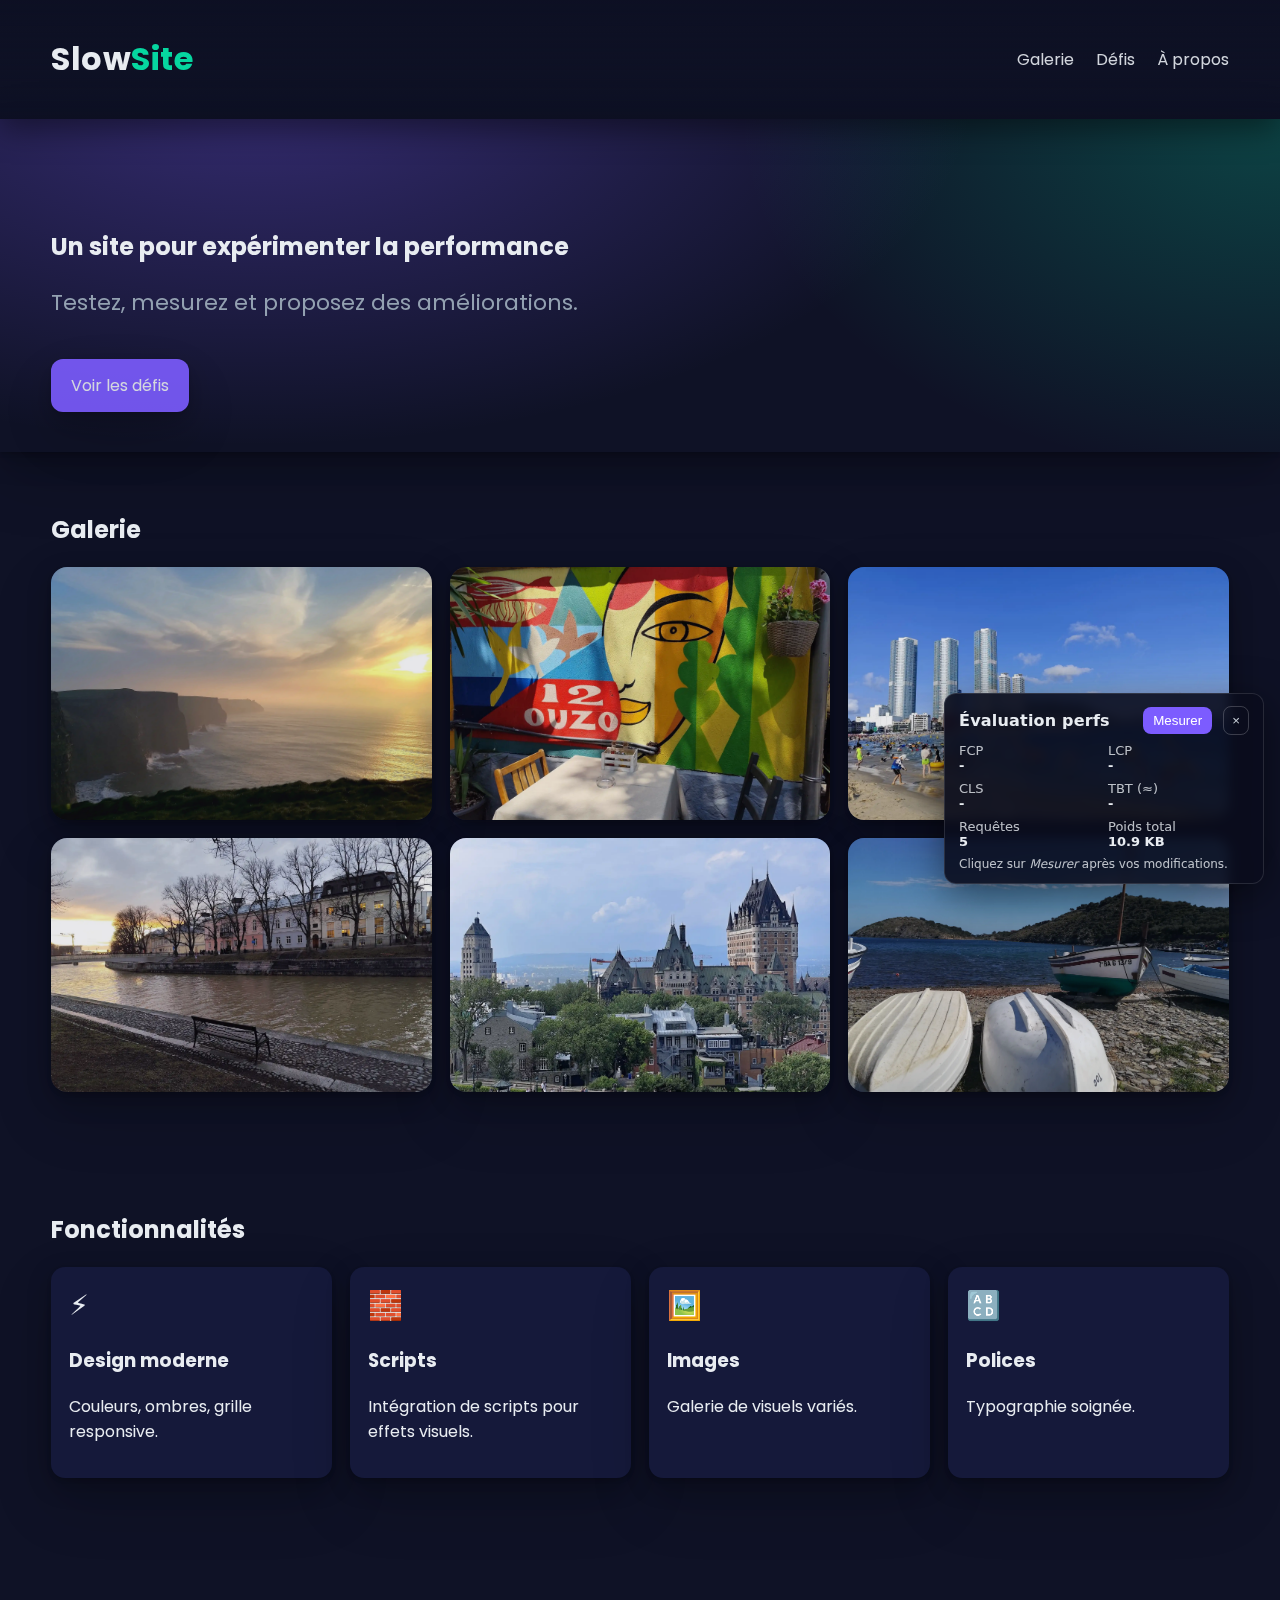
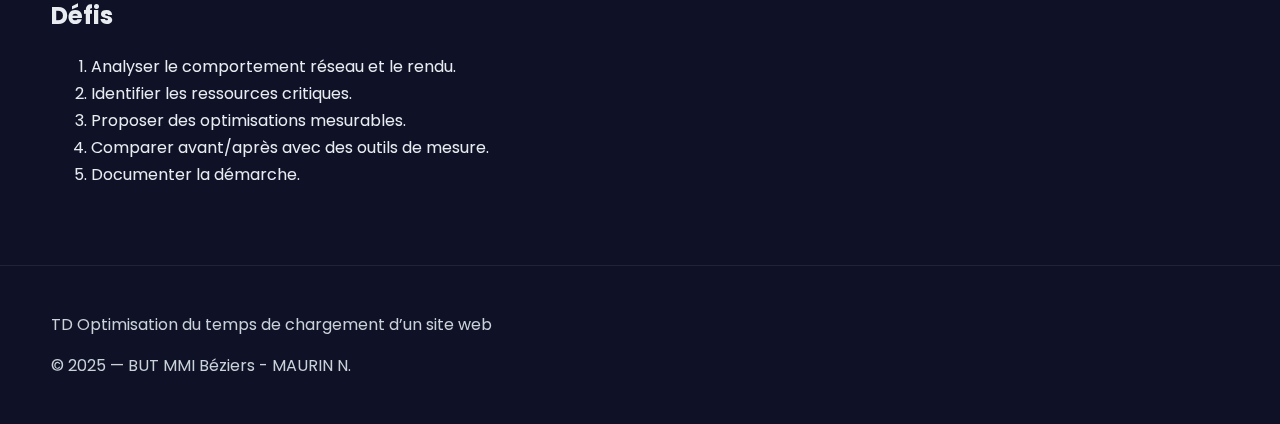
<file: index.html>
<!DOCTYPE html>
<html lang="fr">
<head>
  <meta charset="utf-8" />
  <meta name="viewport" content="width=device-width, initial-scale=1" />
  <title>Site vitrine - SlowSite</title>
  <meta name="description" content="Site vitrine pour expérimenter la performance, tester et mesurer les optimisations.">

  <!-- CSS principaux -->
  <link rel="stylesheet" href="css/styles.min.css">
  <link rel="stylesheet" href="css/extra-trim.css">

  <!-- Google Fonts (chargement standard, pas de preload) -->
  <link rel="preconnect" href="https://fonts.googleapis.com">
  <link rel="preconnect" href="https://fonts.gstatic.com" crossorigin>
  <link href="https://fonts.googleapis.com/css2?family=Poppins:wght@300;400;600&display=swap" rel="stylesheet">
</head>

<body>
  <!-- Header -->
  <header class="topbar">
    <div class="container nav">
      <div class="logo"><h1>Slow<span>Site</span></h1></div>
      <nav class="menu" aria-label="Navigation principale">
        <a href="#galerie">Galerie</a>
        <a href="#defis">Défis</a>
        <a href="#apropos">À propos</a>
      </nav>
    </div>
  </header>

  <!-- Contenu principal -->
  <main>
    <!-- Hero -->
    <section class="hero">
      <div class="container hero-inner">
        <div class="hero-text">
          <h2>Un site pour expérimenter la performance</h2>
          <p>Testez, mesurez et proposez des améliorations.</p>
          <a class="cta" href="#defis">Voir les défis</a>
        </div>
      </div>
    </section>

    <!-- Galerie -->
    <section id="galerie" class="section gallery" aria-label="Galerie d'images">
      <div class="container">
        <h2>Galerie</h2>
        <div class="grid">
          <div class="card"><a href="img1.html"><img src="img/img1.webp" alt="Image 1" loading="lazy" width="600" height="400"/></a></div>
          <div class="card"><a href="img2.html"><img src="img/img2.webp" alt="Image 2" loading="lazy" width="600" height="400"/></a></div>
          <div class="card"><a href="img3.html"><img src="img/img3.webp" alt="Image 3" loading="lazy" width="600" height="400"/></a></div>
          <div class="card"><a href="img4.html"><img src="img/img4.webp" alt="Image 4" loading="lazy" width="600" height="400"/></a></div>
          <div class="card"><a href="img5.html"><img src="img/img5.webp" alt="Image 5" loading="lazy" width="600" height="400"/></a></div>
          <div class="card"><a href="img6.html"><img src="img/img6.webp" alt="Image 6" loading="lazy" width="600" height="400"/></a></div>
        </div>
      </div>
    </section>

    <!-- Fonctionnalités -->
    <section id="apropos" class="section features" aria-label="Fonctionnalités du site">
      <div class="container">
        <h2>Fonctionnalités</h2>
        <div class="features-grid">
          <div class="feature">
            <div class="icon" aria-hidden="true">⚡</div>
            <h3>Design moderne</h3>
            <p>Couleurs, ombres, grille responsive.</p>
          </div>
          <div class="feature">
            <div class="icon" aria-hidden="true">🧱</div>
            <h3>Scripts</h3>
            <p>Intégration de scripts pour effets visuels.</p>
          </div>
          <div class="feature">
            <div class="icon" aria-hidden="true">🖼️</div>
            <h3>Images</h3>
            <p>Galerie de visuels variés.</p>
          </div>
          <div class="feature">
            <div class="icon" aria-hidden="true">🔠</div>
            <h3>Polices</h3>
            <p>Typographie soignée.</p>
          </div>
        </div>
      </div>
    </section>

    <!-- Défis -->
    <section id="defis" class="section challenges" aria-label="Défis à relever">
      <div class="container">
        <h2>Défis</h2>
        <ol>
          <li>Analyser le comportement réseau et le rendu.</li>
          <li>Identifier les ressources critiques.</li>
          <li>Proposer des optimisations mesurables.</li>
          <li>Comparer avant/après avec des outils de mesure.</li>
          <li>Documenter la démarche.</li>
        </ol>
      </div>
    </section>
  </main>

  <!-- Footer -->
  <footer class="footer">
    <div class="container">
      <p>TD Optimisation du temps de chargement d’un site web</p>
      <p>© 2025 — BUT MMI Béziers - MAURIN N.</p>
    </div>
  </footer>

  <!-- Scripts -->
  <script src="js/app.min.js" defer></script>
  <script>
    window.addEventListener('load', () => {
      const s = document.createElement('script');
      s.src = 'js/metrics.min.js';
      s.defer = true;
      document.body.appendChild(s);
    });
  </script>
</body>
</html>
</file>
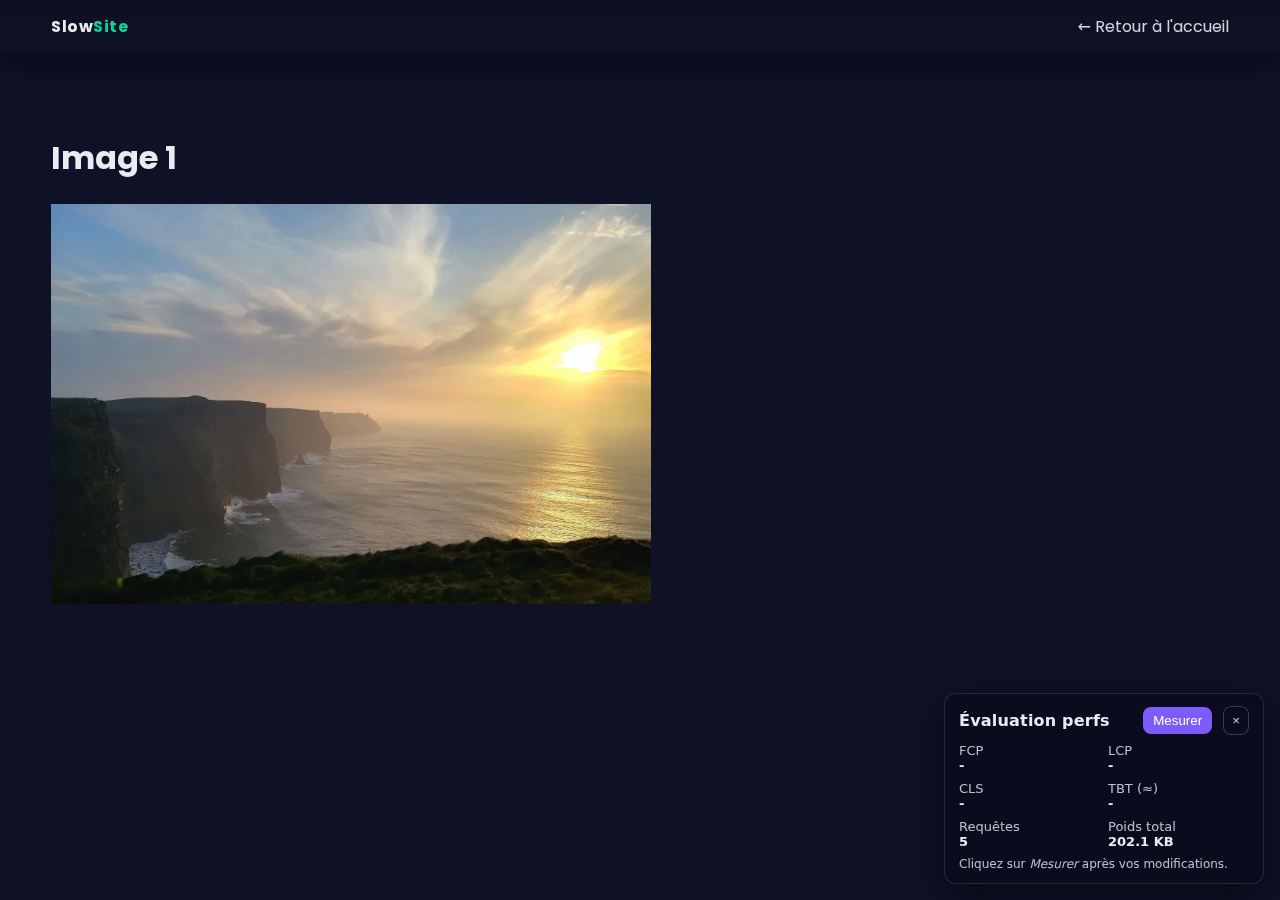
<file: img1.html>
<!DOCTYPE html>
<html lang="fr">
<head>
  <meta charset="utf-8" />
  <meta name="viewport" content="width=device-width, initial-scale=1" />
  <title>Image 1 - SlowSite</title>
  <meta name="description" content="Visualisation de l'image 1">

  <!-- CSS principal -->
  <link rel="stylesheet" href="css/styles.min.css">

  <!-- Google Fonts (chargement standard, sans preload) -->
  <link rel="preconnect" href="https://fonts.googleapis.com">
  <link rel="preconnect" href="https://fonts.gstatic.com" crossorigin>
  <link href="https://fonts.googleapis.com/css2?family=Poppins:wght@300;400;600&display=swap" rel="stylesheet">

  <!-- Preload de l’image principale (OK ici) -->
  <link rel="preload" href="img/img1.webp" as="image">
</head>

<body>

  <!-- Header -->
  <header class="topbar">
    <div class="container nav">
      <div class="logo">Slow<span>Site</span></div>
      <nav class="menu">
        <a href="index.html">← Retour à l'accueil</a>
      </nav>
    </div>
  </header>

  <!-- Contenu principal -->
  <main class="section image-page">
    <div class="container">
      <h1>Image 1</h1>
      <div class="image-wrapper">
        <img
          src="img/img1.webp"
          alt="Image 1"
          width="600"
          height="400"
          fetchpriority="high">
      </div>
    </div>
  </main>

  <!-- Scripts -->
  <script src="js/app.min.js" defer></script>
  <script>
    window.addEventListener('load', () => {
      const s = document.createElement('script');
      s.src = 'js/metrics.min.js';
      s.defer = true;
      document.body.appendChild(s);
    });
  </script>

</body>
</html>
</file>
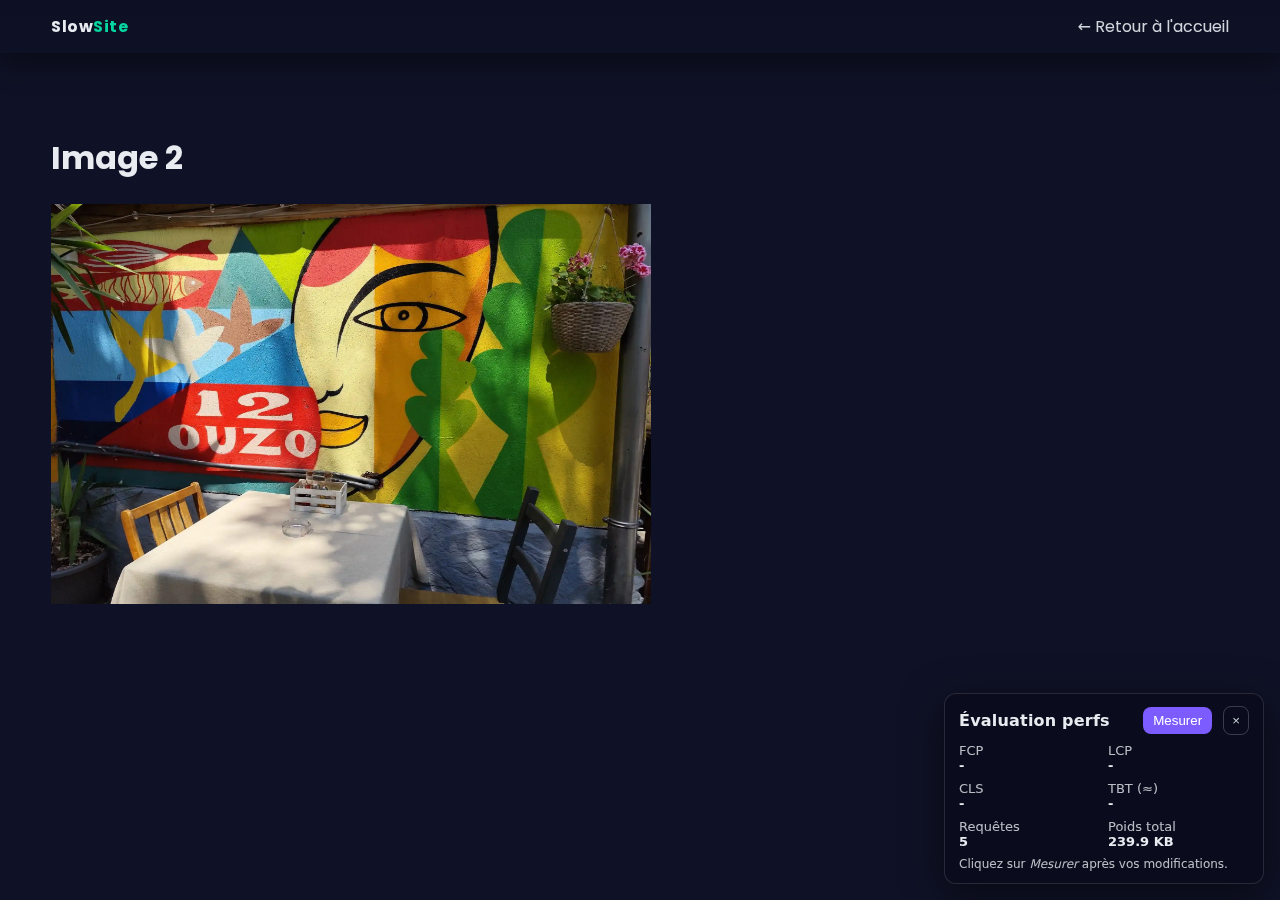
<file: img2.html>
<!DOCTYPE html>
<html lang="fr">
<head>
  <meta charset="utf-8" />
  <meta name="viewport" content="width=device-width, initial-scale=1" />
  <title>Image 2 - SlowSite</title>
  <meta name="description" content="Visualisation de l'image 2">

  <!-- CSS principal -->
  <link rel="stylesheet" href="css/styles.min.css">

  <!-- Google Fonts (chargement standard, sans preload) -->
  <link rel="preconnect" href="https://fonts.googleapis.com">
  <link rel="preconnect" href="https://fonts.gstatic.com" crossorigin>
  <link href="https://fonts.googleapis.com/css2?family=Poppins:wght@300;400;600&display=swap" rel="stylesheet">

  <!-- Preload de l’image principale -->
  <link rel="preload" href="img/img2.webp" as="image">
</head>

<body>

  <!-- Header -->
  <header class="topbar">
    <div class="container nav">
      <div class="logo">Slow<span>Site</span></div>
      <nav class="menu">
        <a href="index.html">← Retour à l'accueil</a>
      </nav>
    </div>
  </header>

  <!-- Contenu principal -->
  <main class="section image-page">
    <div class="container">
      <h1>Image 2</h1>
      <div class="image-wrapper">
        <img
          src="img/img2.webp"
          alt="Image 2"
          width="600"
          height="400"
          fetchpriority="high">
      </div>
    </div>
  </main>

  <!-- Scripts -->
  <script src="js/app.min.js" defer></script>
  <script>
    window.addEventListener('load', () => {
      const s = document.createElement('script');
      s.src = 'js/metrics.min.js';
      s.defer = true;
      document.body.appendChild(s);
    });
  </script>

</body>
</html>
</file>
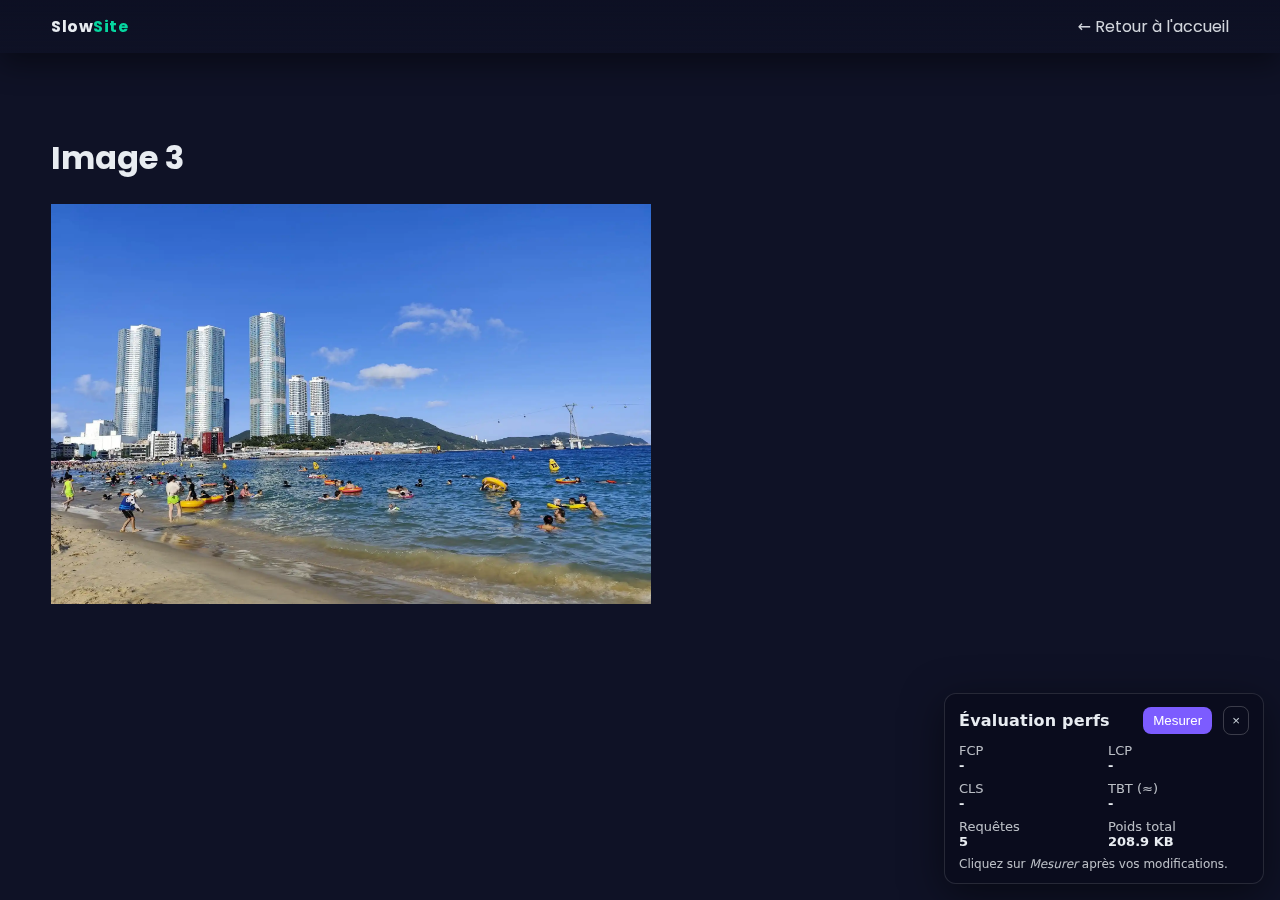
<file: img3.html>
<!DOCTYPE html>
<html lang="fr">
<head>
  <meta charset="utf-8" />
  <meta name="viewport" content="width=device-width, initial-scale=1" />
  <title>Image 3 - SlowSite</title>
  <meta name="description" content="Visualisation de l'image 3">

  <!-- CSS principal -->
  <link rel="stylesheet" href="css/styles.min.css">

  <!-- Google Fonts (chargement standard, sans preload) -->
  <link rel="preconnect" href="https://fonts.googleapis.com">
  <link rel="preconnect" href="https://fonts.gstatic.com" crossorigin>
  <link href="https://fonts.googleapis.com/css2?family=Poppins:wght@300;400;600&display=swap" rel="stylesheet">

  <!-- Preload de l’image principale -->
  <link rel="preload" href="img/img3.webp" as="image">
</head>

<body>

  <!-- Header -->
  <header class="topbar">
    <div class="container nav">
      <div class="logo">Slow<span>Site</span></div>
      <nav class="menu">
        <a href="index.html">← Retour à l'accueil</a>
      </nav>
    </div>
  </header>

  <!-- Contenu principal -->
  <main class="section image-page">
    <div class="container">
      <h1>Image 3</h1>
      <div class="image-wrapper">
        <img
          src="img/img3.webp"
          alt="Image 3"
          width="600"
          height="400"
          fetchpriority="high">
      </div>
    </div>
  </main>

  <!-- Scripts -->
  <script src="js/app.min.js" defer></script>
  <script>
    window.addEventListener('load', () => {
      const s = document.createElement('script');
      s.src = 'js/metrics.min.js';
      s.defer = true;
      document.body.appendChild(s);
    });
  </script>

</body>
</html>
</file>
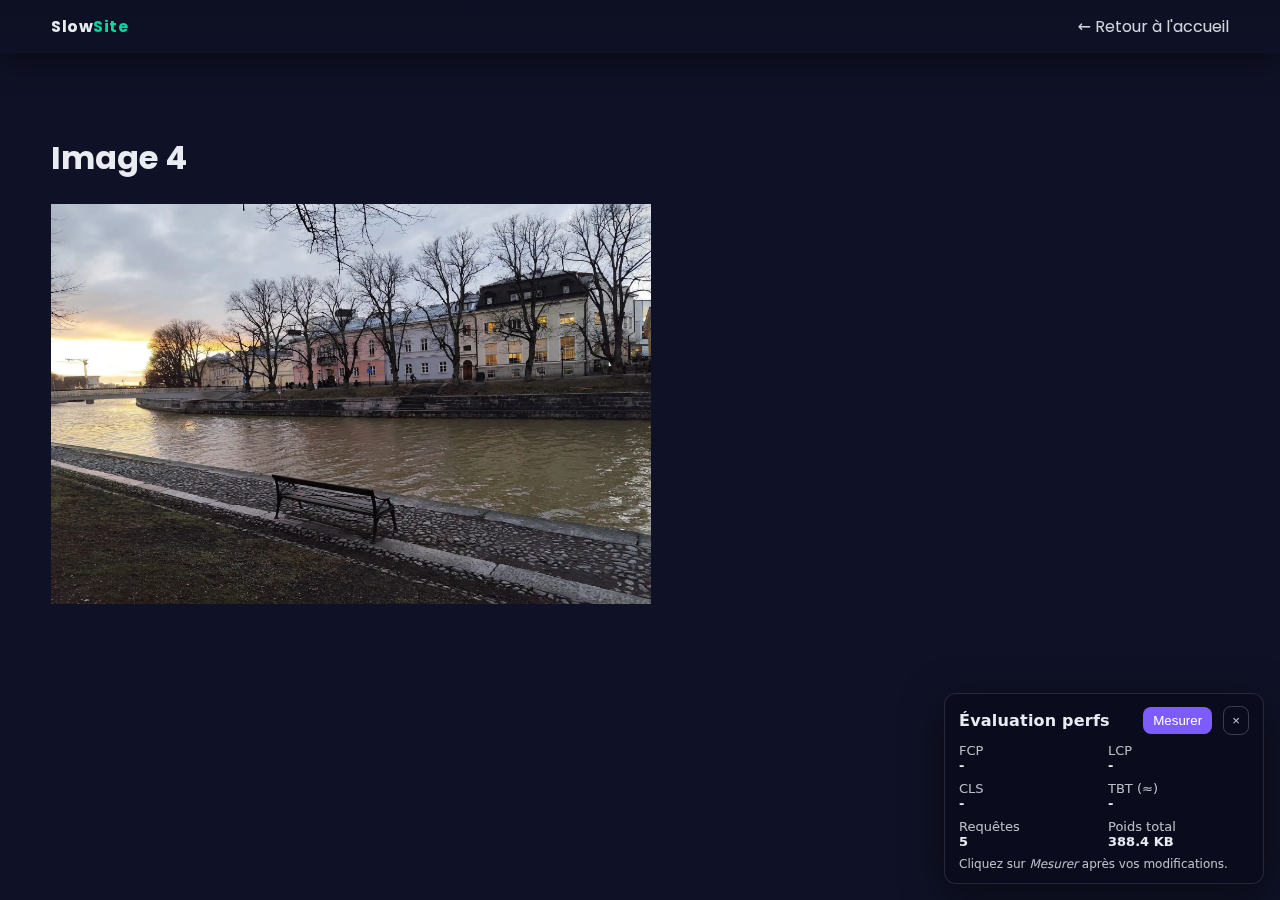
<file: img4.html>
<!DOCTYPE html>
<html lang="fr">
<head>
  <meta charset="utf-8" />
  <meta name="viewport" content="width=device-width, initial-scale=1" />
  <title>Image 4 - SlowSite</title>
  <meta name="description" content="Visualisation de l'image 4">

  <!-- CSS principal -->
  <link rel="stylesheet" href="css/styles.min.css">

  <!-- Google Fonts (chargement standard, sans preload) -->
  <link rel="preconnect" href="https://fonts.googleapis.com">
  <link rel="preconnect" href="https://fonts.gstatic.com" crossorigin>
  <link href="https://fonts.googleapis.com/css2?family=Poppins:wght@300;400;600&display=swap" rel="stylesheet">

  <!-- Preload de l’image principale -->
  <link rel="preload" href="img/img4.webp" as="image">
</head>

<body>

  <!-- Header -->
  <header class="topbar">
    <div class="container nav">
      <div class="logo">Slow<span>Site</span></div>
      <nav class="menu">
        <a href="index.html">← Retour à l'accueil</a>
      </nav>
    </div>
  </header>

  <!-- Contenu principal -->
  <main class="section image-page">
    <div class="container">
      <h1>Image 4</h1>
      <div class="image-wrapper">
        <img
          src="img/img4.webp"
          alt="Image 4"
          width="600"
          height="400"
          fetchpriority="high">
      </div>
    </div>
  </main>

  <!-- Scripts -->
  <script src="js/app.min.js" defer></script>
  <script>
    window.addEventListener('load', () => {
      const s = document.createElement('script');
      s.src = 'js/metrics.min.js';
      s.defer = true;
      document.body.appendChild(s);
    });
  </script>

</body>
</html>
</file>
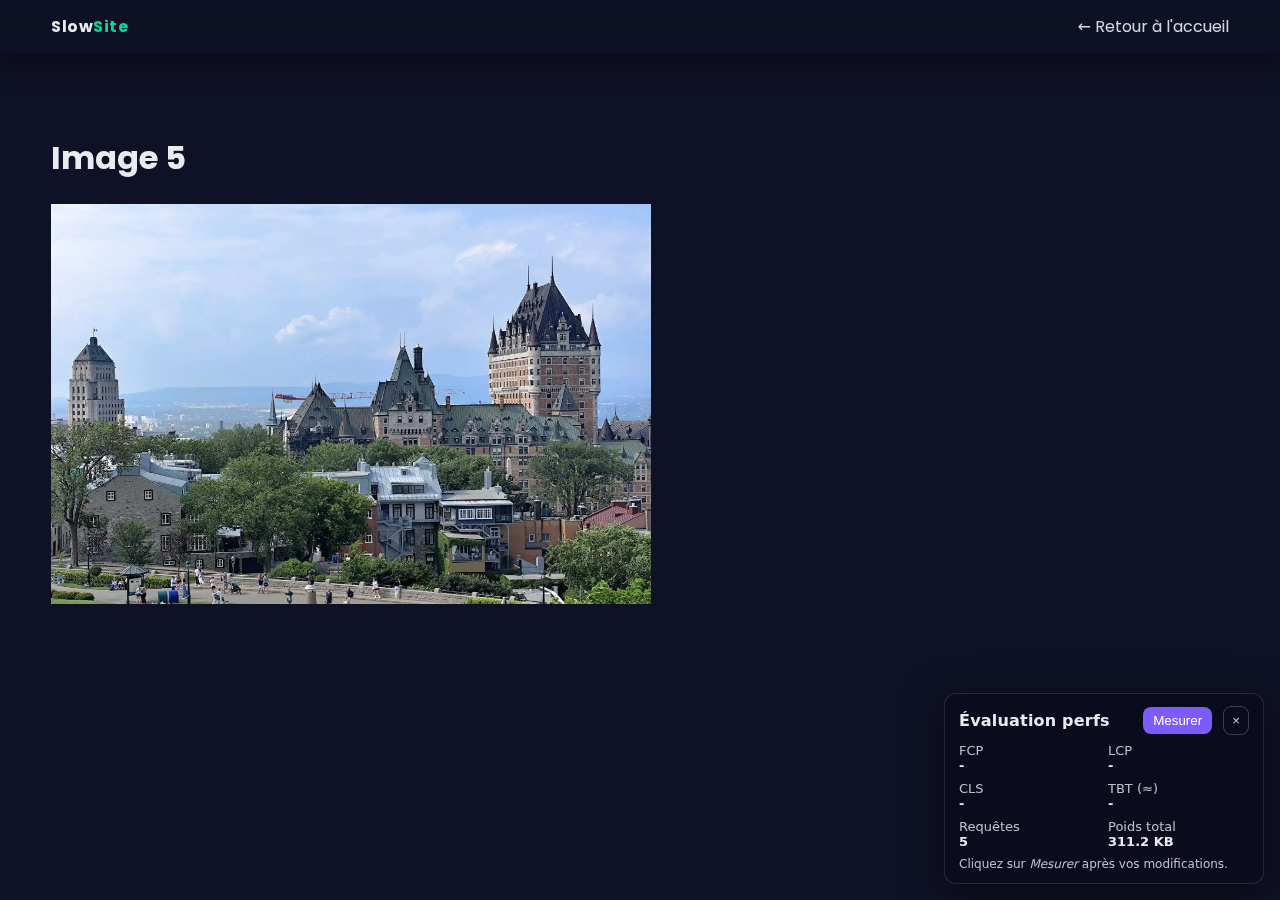
<file: img5.html>
<!DOCTYPE html>
<html lang="fr">
<head>
  <meta charset="utf-8" />
  <meta name="viewport" content="width=device-width, initial-scale=1" />
  <title>Image 5 - SlowSite</title>
  <meta name="description" content="Visualisation de l'image 5">

  <!-- CSS principal -->
  <link rel="stylesheet" href="css/styles.min.css">

  <!-- Google Fonts (chargement standard, sans preload) -->
  <link rel="preconnect" href="https://fonts.googleapis.com">
  <link rel="preconnect" href="https://fonts.gstatic.com" crossorigin>
  <link href="https://fonts.googleapis.com/css2?family=Poppins:wght@300;400;600&display=swap" rel="stylesheet">

  <!-- Preload de l’image principale -->
  <link rel="preload" href="img/img5.webp" as="image">
</head>

<body>

  <!-- Header -->
  <header class="topbar">
    <div class="container nav">
      <div class="logo">Slow<span>Site</span></div>
      <nav class="menu">
        <a href="index.html">← Retour à l'accueil</a>
      </nav>
    </div>
  </header>

  <!-- Contenu principal -->
  <main class="section image-page">
    <div class="container">
      <h1>Image 5</h1>
      <div class="image-wrapper">
        <img
          src="img/img5.webp"
          alt="Image 5"
          width="600"
          height="400"
          fetchpriority="high">
      </div>
    </div>
  </main>

  <!-- Scripts -->
  <script src="js/app.min.js" defer></script>
  <script>
    window.addEventListener('load', () => {
      const s = document.createElement('script');
      s.src = 'js/metrics.min.js';
      s.defer = true;
      document.body.appendChild(s);
    });
  </script>

</body>
</html>
</file>
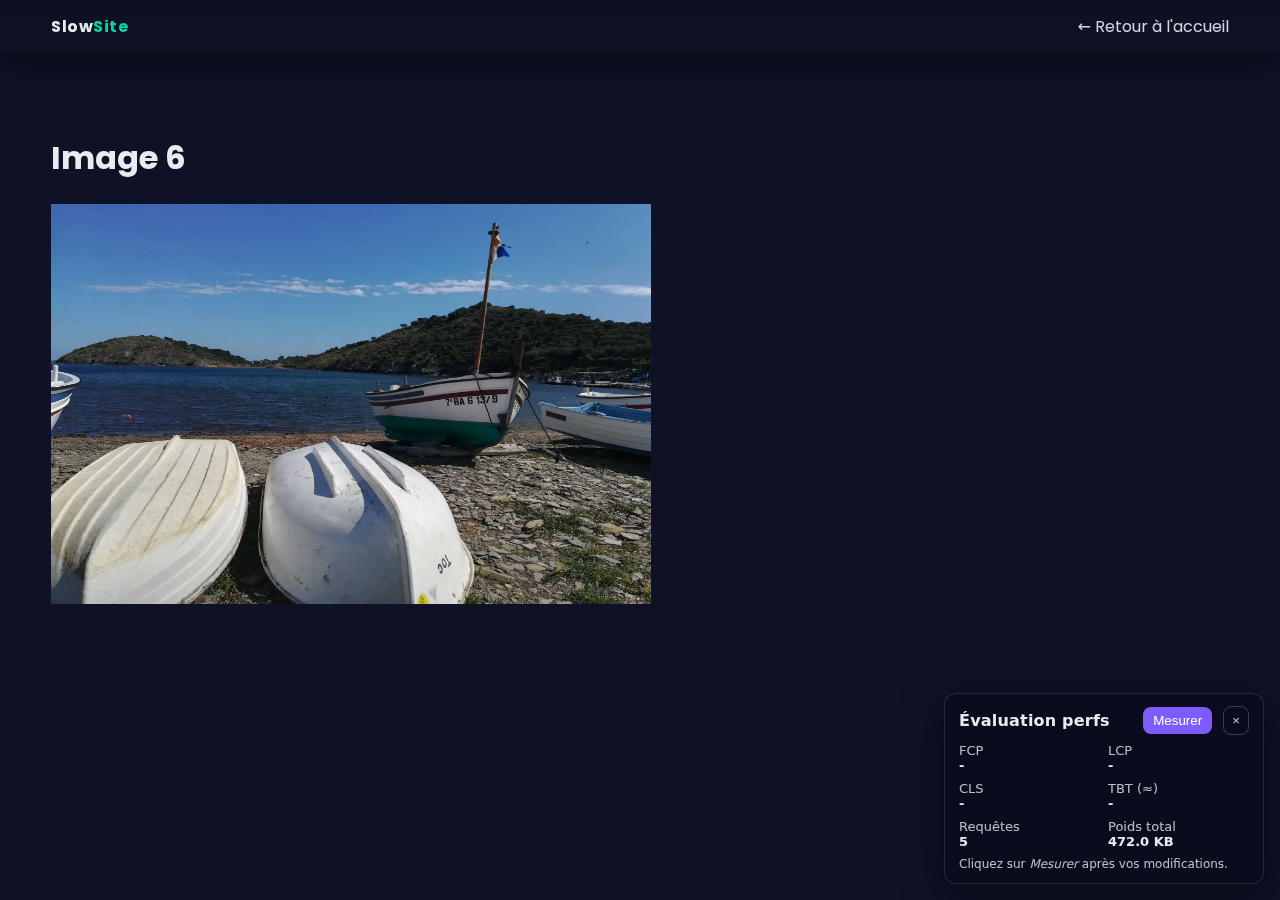
<file: img6.html>
<!DOCTYPE html>
<html lang="fr">
<head>
  <meta charset="utf-8" />
  <meta name="viewport" content="width=device-width, initial-scale=1" />
  <title>Image 6 - SlowSite</title>
  <meta name="description" content="Visualisation de l'image 6">

  <!-- CSS principal -->
  <link rel="stylesheet" href="css/styles.min.css">

  <!-- Google Fonts (chargement standard, sans preload) -->
  <link rel="preconnect" href="https://fonts.googleapis.com">
  <link rel="preconnect" href="https://fonts.gstatic.com" crossorigin>
  <link href="https://fonts.googleapis.com/css2?family=Poppins:wght@300;400;600&display=swap" rel="stylesheet">

  <!-- Preload de l’image principale -->
  <link rel="preload" href="img/img6.webp" as="image">
</head>

<body>

  <!-- Header -->
  <header class="topbar">
    <div class="container nav">
      <div class="logo">Slow<span>Site</span></div>
      <nav class="menu">
        <a href="index.html">← Retour à l'accueil</a>
      </nav>
    </div>
  </header>

  <!-- Contenu principal -->
  <main class="section image-page">
    <div class="container">
      <h1>Image 6</h1>
      <div class="image-wrapper">
        <img
          src="img/img6.webp"
          alt="Image 6"
          width="600"
          height="400"
          fetchpriority="high">
      </div>
    </div>
  </main>

  <!-- Scripts -->
  <script src="js/app.min.js" defer></script>
  <script>
    window.addEventListener('load', () => {
      const s = document.createElement('script');
      s.src = 'js/metrics.min.js';
      s.defer = true;
      document.body.appendChild(s);
    });
  </script>

</body>
</html>
</file>
<file: css/extra-trim.css>
/* Minimal extra CSS to replace heavy extra.css in critical loading path.
   Keep visuals (shadows) but avoid thousands of unused rules. */
.hero, .card, .feature, .cta{box-shadow:0 2px 4px rgba(0,0,0,.14),0 8px 24px rgba(0,0,0,.22),0 24px 60px rgba(0,0,0,.18)}
.extra-bright{filter:brightness(1.05)}

/* Réserver l'espace pour les images et éviter le CLS */
.card img {
   width: 100%;
   height: auto;
   aspect-ratio: 3 / 2;
   display: block;
}

/* Règles globales sûres pour les images */
img {
   max-width: 100%;
   height: auto;
   display: inline-block;
}
</file>
<file: css/styles.min.css>
:root{--bg:#0f1226;--fg:#E8ECF1;--muted:#93A1B1;--primary:#7C5CFF;--accent:#06D6A0;--card:#15193A;--shadow:rgba(0,0,0,0.45)}html,body{margin:0;padding:0;background:var(--bg);color:var(--fg);font-family:'Poppins',system-ui,Segoe UI,Roboto,Arial,sans-serif}*{box-sizing:border-box}.container{width:min(1200px,92%);margin:0 auto}a{color:var(--fg);text-decoration:none;opacity:.9}a:hover{opacity:1}.topbar{position:sticky;top:0;backdrop-filter:blur(6px);background:linear-gradient(180deg,rgba(13,16,35,.8),rgba(13,16,35,.2));z-index:10;box-shadow:0 10px 30px var(--shadow)}.nav{display:flex;align-items:center;justify-content:space-between;padding:14px 0}.logo{font-weight:700;letter-spacing:.5px}.logo span{color:var(--accent)}.menu{display:flex;gap:22px}.hero{padding:90px 0 40px;background:radial-gradient(1200px 600px at 20% -10%, rgba(124,92,255,.35), transparent 60%), radial-gradient(900px 600px at 100% 0%, rgba(6,214,160,.25), transparent 60%)}.hero-inner{display:grid;grid-template-columns:1fr;gap:28px}.hero h1{font-size:clamp(28px,4vw,56px);line-height:1.05;margin:0 0 10px}.hero p{font-size:clamp(16px,1.8vw,22px);color:var(--muted)}.cta{display:inline-block;margin-top:18px;background:var(--primary);padding:14px 20px;border-radius:12px;box-shadow:0 20px 50px rgba(124,92,255,.35);transition:transform .2s ease,box-shadow .2s ease}.cta:hover{transform:translateY(-2px);box-shadow:0 28px 60px rgba(124,92,255,.45)}.section{padding:60px 0}.section h2{margin:0 0 20px}.gallery .grid{display:grid;grid-template-columns:repeat(3,1fr);gap:18px}.card{background:var(--card);border-radius:16px;overflow:hidden;box-shadow:0 20px 60px var(--shadow)}.card img{display:block;width:100%;height:auto;opacity:0;transition:opacity .6s ease;aspect-ratio:16/9;object-fit:cover}.card img.loaded{opacity:1}.features-grid{display:grid;grid-template-columns:repeat(4,1fr);gap:18px}.feature{background:var(--card);padding:18px;border-radius:14px;box-shadow:0 14px 40px var(--shadow)}.feature .icon{font-size:28px}.challenges ol{line-height:1.7}.footer{padding:30px 0;border-top:1px solid rgba(255,255,255,.08);color:#c9d1d9}@media (max-width:900px){.features-grid{grid-template-columns:repeat(2,1fr)}.gallery .grid{grid-template-columns:repeat(2,1fr)}}@media (max-width:560px){.features-grid{grid-template-columns:1fr}.gallery .grid{grid-template-columns:1fr}}
</file>
